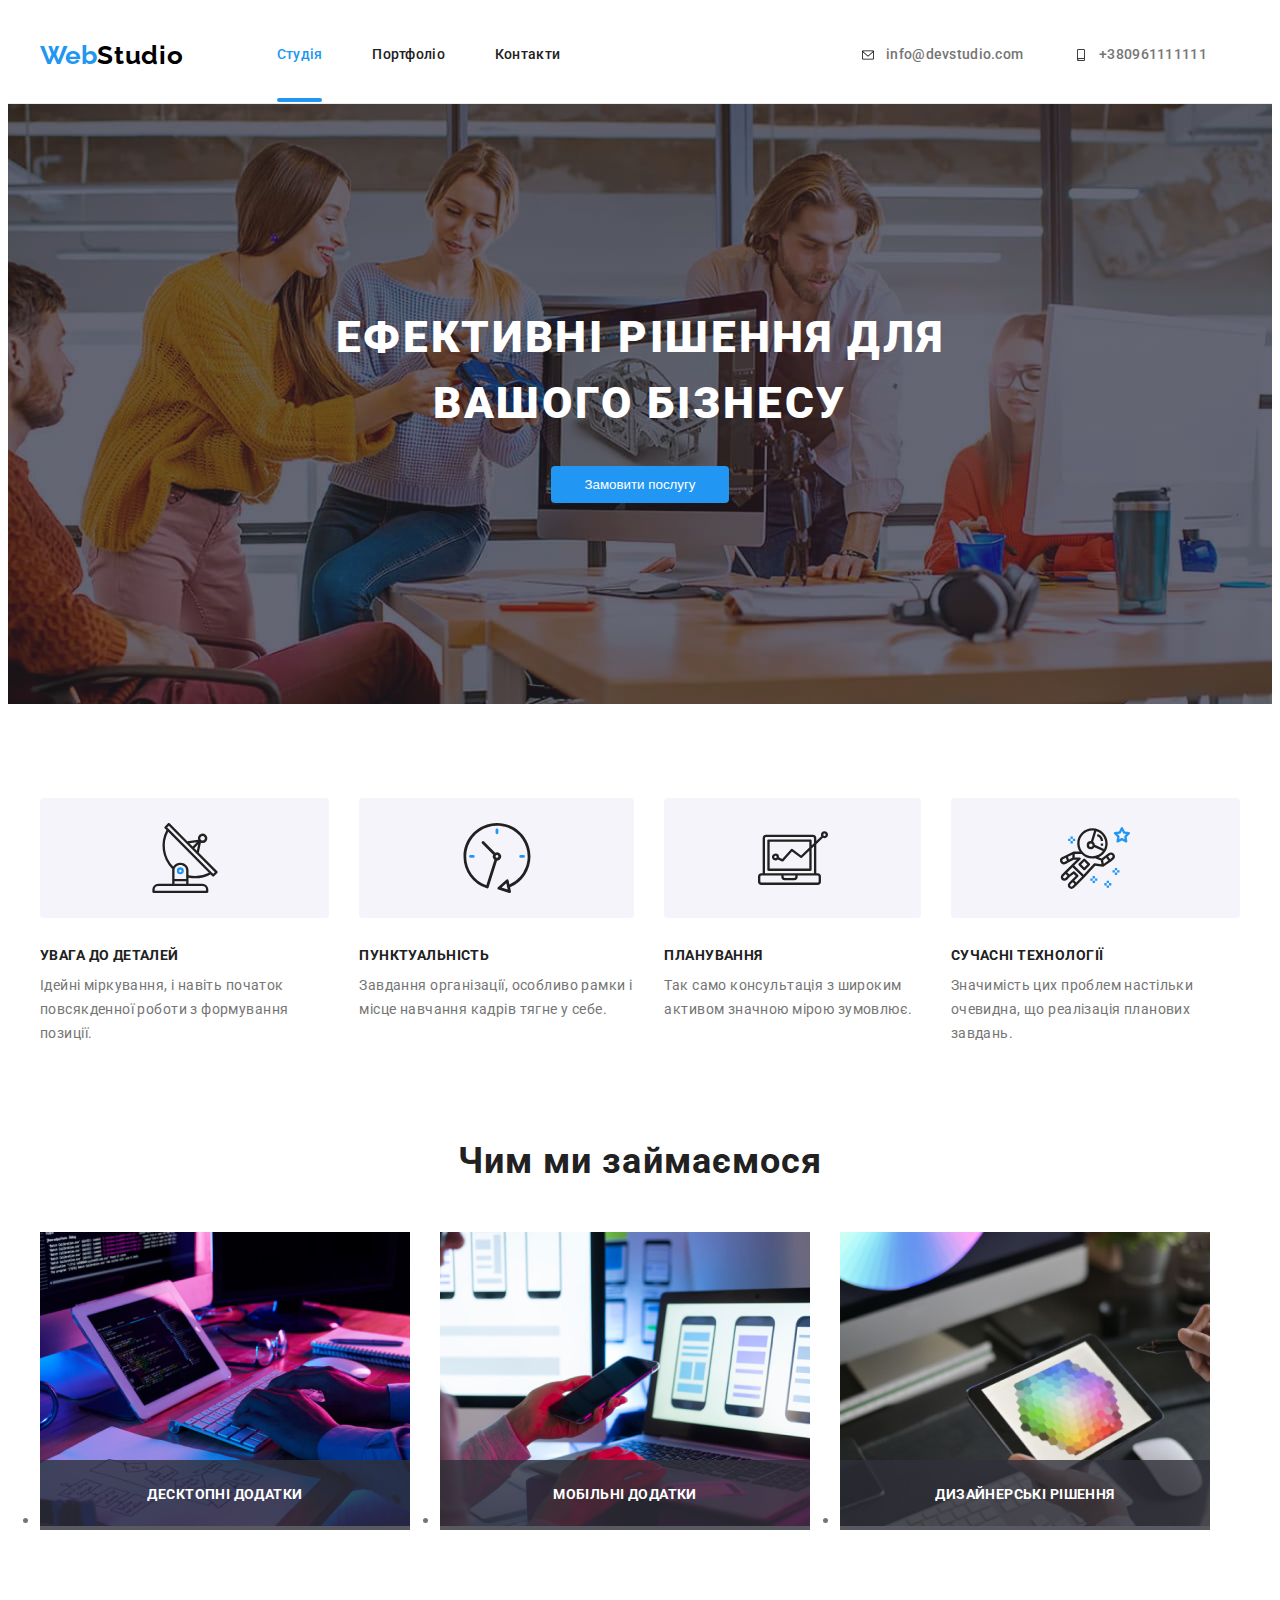
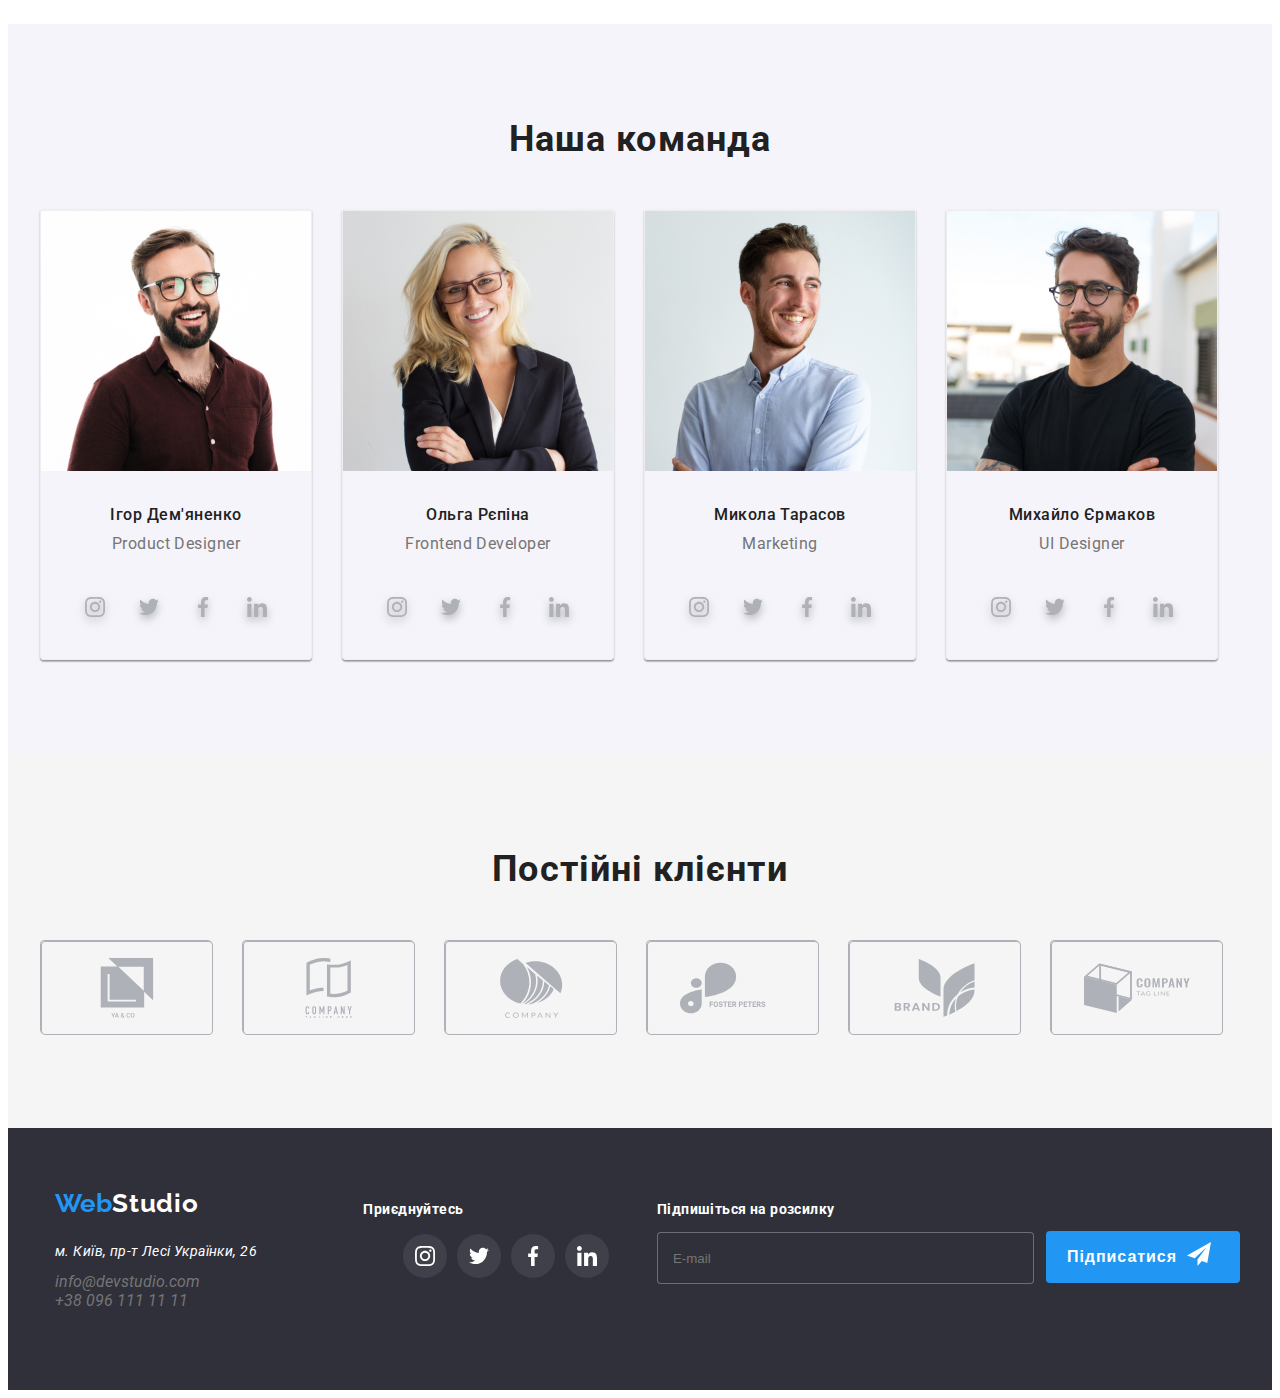
<file: index.html>
<!DOCTYPE html>
<html lang="uk">
<head>
    <meta charset="UTF-8">
    <meta http-equiv="X-UA-Compatible" content="IE=edge">
    <meta name="viewport" content="width=device-width, initial-scale=1.0">
    <title>Студія</title>
    <link rel="preconnect" href="https://fonts.googleapis.com">
<link rel="preconnect" href="https://fonts.gstatic.com" crossorigin>
<link href="https://fonts.googleapis.com/css2?family=Raleway:wght@700&family=Roboto:wght@400;500;700;900&display=swap" rel="stylesheet">

<link rel="stylesheet" href="https://cdnjs.cloudflare.com/ajax/libs/modern-normalize/1.1.0/modern-normalize.min.css" 
      integrity="sha512-wpPYUAdjBVSE4KJnH1VR1HeZfpl1ub8YT/NKx4PuQ5NmX2tKuGu6U/JRp5y+Y8XG2tV+wKQpNHVUX03MfMFn9Q==" crossorigin="anonymous" referrerpolicy="no-referrer" />
    <link rel="stylesheet" href="./css/main.min.css">

</head>
    <!--  -->
    
<body>
    <header class="page-header"> 
        <!-- шапка-->
        <div class="conteiner main">
        <nav class="main-nav">
            
            <a class="logo-link" href="">Web<span class="logo-header">Studio</span></a>

        <ul class="site-nav list">
           
            <li class="site-nav__item"><a class="link current" href= "./index.html">Студія</a> </li>
            <li class="site-nav__item"><a class="link" href="./portfolio.html" >Портфоліо</a> </li>
            <li class="site-nav__item"><a class="link" href="" >Контакти</a> </li>
        </ul>
        </nav>
        
        <div class="main-nav">
        <ul class="mail-phone list">
            <li class="mail-phone__item"><a class="link" href="">
                <svg class="mail-phone__icon-mail" width="16" height="12" > 
                    <use href="./imges/symbol-defs.svg#envelope-1"></use> 
                </svg>              
                info@devstudio.com
            </a>  </li>
            <li class="mail-phone__item"><a class="link" href="tel+380961111111">
                <svg class="mail-phone__icon-mail" width="16" height="12" > 
                    <use href="./imges/symbol-defs.svg#smartphone-1"></use> 
                </svg>              
                +380961111111</a> </li>
        </ul>
        
          </div>
        </div>
    </header>
    <main> 
        <!-- герой  (замовити послугу)-->
            <section class="hero" >
                <div class="conteiner-hero" >
                <h1 class="hero__title">Ефективні рішення для <br> вашого бізнесу</h1> 
                <button type="button" class="button" data-modal-open >Замовити послугу</button>
               <!-- <img src="./imges/Img 13hero .jpg" alt="герої" > -->
            </div>

            
              

            </section>

            

            
             <!--список переваг компанії -->
            <section class="section">
                <div class="conteiner">
                    <h2 class="section-title visually-hidden" >список переваг компанії </h2>
                    <ul class="preference list">
                       <li class="preference__items">
                           <h3 class="preference__title">УВАГА ДО ДЕТАЛЕЙ</h3>
                           <p class="preference__text">Ідейні міркування, і навіть початок повсякденної роботи з формування позиції.</p>
                       </li>
                       <li class="preference__items">
                           <h3 class="preference__title">ПУНКТУАЛЬНІСТЬ</h3>
                           <p class="preference__text">Завдання організації, особливо рамки і місце навчання кадрів тягне у себе.</p>
                       </li>
                       <li class="preference__items">
                           <h3 class="preference__title">ПЛАНУВАННЯ</h3>
                           <p class="preference__text">Так само консультація з широким активом значною мірою зумовлює.</p>
                       </li>
                       <li class="preference__items">
                           <h3 class="preference__title">СУЧАСНІ ТЕХНОЛОГІЇ</h3>
                           <p class="preference__text">Значимість цих проблем настільки очевидна, що реалізація планових завдань.</p>
                       </li>
                    </ul>
                </div>
                            
            </section>
            <section class="section"> 
                <!-- чим займаймося   what-doing -->
                <h2 class="section-title list">Чим ми займаємося</h2>
                <div class="conteiner">
                <ul class="list-imag" >
                    
                    <li class="list-imag__item"> 
                    <img src="./imges/img1.jpg" alt="набір тексту" width="370">
                    <p class="position" ><span class="text-centr">десктопні додатки</span></p> 
                    </li>
               
                    <li class="list-imag__item">
                    <img src="./imges/img2.jpg" alt="перегляд смартфону" width="370">
                    <p class="position" ><span class="text-centr">мобільні додатки</span></p>
                    </li>

                    <li class="list-imag__item"><img src="./imges/img3.jpg" alt="перегляд планшету" width="370">
                    <p class="position" ><span class="text-centr">дизайнерські рішення</span></p>
                    </li>
                </ul>
            </div>
            </section>

            <!-- наша каманда-->
            <section class="section-members">
                <div class="conteiner">
                <h2 class="section-title">Наша команда</h2>
                <ul class=" members list" >
                    <li class="members__item">
                        <img src="./fotos/foto1_igor.jpg" alt="Ігор Дем'яненко" width="270">
                        <h3 class="members__title">Ігор Дем'яненко</h3>
                        <p class="members__profetion-text" lang="en">Product Designer</p>
                    
                        <ul class="icon-members list">
                            <li class="item-member"><a class="member-link link " href="" >
                                <svg class="icon-member" width="20" height="20" > 
                                    <use href="./imges/symbol-defs.svg#instagram-2-1"></use> 
                                </svg> 
                            </a>                                              
                            </li>
                            
                            <li class="item-member"><a class="member-link link " href="">
                                <svg class="icon-member" width="20" height="20" > 
                                    <use href="./imges/symbol-defs.svg#twitter-1-1"></use> 
                                </svg> 
                            </a></li>
                            <li class="item-member"><a class="member-link link " href="">
                                <svg class="icon-member" width="20" height="20" > 
                                    <use href="./imges/symbol-defs.svg#facebook-1-1"></use> 
                                </svg> 
                            </a></li>
                            <li class="item-member"><a class="member-link link " href="">
                                <svg class="icon-member" width="20" height="20" > 
                                    <use href="./imges/symbol-defs.svg#linkedin-1-1"></use> 
                                </svg> 
                            </a></li>
                        </ul>
                    
                    </li>
                    <li class="members__item">
                        <img src="./fotos/foto2_olga.jpg" alt="Ольга Рєпіна" width="270">
                        <h3 class="members__title">Ольга Рєпіна</h3>                        
                        <p class="members__profetion-text" lang="en">Frontend Developer</p>

                        <ul class="icon-members list">
                            <li class="item-member"><a class="member-link link " href="" >
                                <svg class="icon-member" width="20" height="20" > 
                                    <use href="./imges/symbol-defs.svg#instagram-2-1"></use> 
                                </svg> 
                            </a>                                              
                            </li>
                            
                            <li class="item-member"><a class="member-link link " href="">
                                <svg class="icon-member" width="20" height="20" > 
                                    <use href="./imges/symbol-defs.svg#twitter-1-1"></use> 
                                </svg> 
                            </a></li>
                            <li class="item-member"><a class="member-link link " href="">
                                <svg class="icon-member" width="20" height="20" > 
                                    <use href="./imges/symbol-defs.svg#facebook-1-1"></use> 
                                </svg> 
                            </a></li>
                            <li class="item-member"><a class="member-link link " href="">
                                <svg class="icon-member" width="20" height="20" > 
                                    <use href="./imges/symbol-defs.svg#linkedin-1-1"></use> 
                                </svg> 
                            </a></li>
                        </ul>

                    </li>
                    <li class="members__item">
                        <img src="./fotos/foto3_mikola.jpg" alt="Микола Тарасов" width="270">
                       
                        <h3 class="members__title">Микола Тарасов</h3>
                        <p class="members__profetion-text" lang="en">Marketing</p>

                        <ul class="icon-members list">
                            <li class="item-member"><a class="member-link link " href="" >
                                <svg class="icon-member" width="20" height="20" > 
                                    <use href="./imges/symbol-defs.svg#instagram-2-1"></use> 
                                </svg> 
                            </a>                                              
                            </li>
                            
                            <li class="item-member"><a class="member-link link " href="">
                                <svg class="icon-member" width="20" height="20" > 
                                    <use href="./imges/symbol-defs.svg#twitter-1-1"></use> 
                                </svg> 
                            </a></li>
                            <li class="item-member"><a class="member-link link " href="">
                                <svg class="icon-member" width="20" height="20" > 
                                    <use href="./imges/symbol-defs.svg#facebook-1-1"></use> 
                                </svg> 
                            </a></li>
                            <li class="item-member"><a class="member-link link " href="">
                                <svg class="icon-member" width="20" height="20" > 
                                    <use href="./imges/symbol-defs.svg#linkedin-1-1"></use> 
                                </svg> 
                            </a></li>
                        </ul>

                    </li>
                    <li class="members__item">
                        <img src="./fotos/foto4_mihailo.jpg" alt="" width="270">
                        <h3 class="members__title">Михайло Єрмаков</h3>
                        <p class="members__profetion-text" lang="en">UI Designer</p>

                        <ul class="icon-members list">
                            <li class="item-member"><a class="member-link link " href="" >
                                <svg class="icon-member" width="20" height="20" > 
                                    <use href="./imges/symbol-defs.svg#instagram-2-1"></use> 
                                </svg> 
                            </a>                                              
                            </li>
                            
                            <li class="item-member"><a class="member-link link " href="">
                                <svg class="icon-member" width="20" height="20" > 
                                    <use href="./imges/symbol-defs.svg#twitter-1-1"></use> 
                                </svg> 
                            </a></li>
                            <li class="item-member"><a class="member-link link " href="">
                                <svg class="icon-member" width="20" height="20" > 
                                    <use href="./imges/symbol-defs.svg#facebook-1-1"></use> 
                                </svg> 
                            </a></li>
                            <li class="item-member"><a class="member-link link " href="">
                                <svg class="icon-member" width="20" height="20" > 
                                    <use href="./imges/symbol-defs.svg#linkedin-1-1"></use> 
                                </svg> 
                            </a></li>
                        </ul>

                    </li>
                </ul>
            </div>
            </section>
            <!-- Постійні клієнти -->
            <section class="section-clients">
                <div class="conteiner">
                <h2 class="section-title">Постійні клієнти</h2>
                <ul class="clients list" >
                    <li class="clients__item"><a class="client-link" href="">
                        <svg class="icon-client" width="106" height="60" > 
                            <use href="./imges/symbol-defs.svg#group-01"></use> 
                        </svg>    
                    </a></li>
                    <li class="clients__item"><a class="client-link"href="">
                        <svg class="icon-client" width="106" height="60" > 
                            <use href="./imges/symbol-defs.svg#group-1-1"></use> 
                        </svg>    
                    </a></li>
                    <li class="clients__item"><a class="client-link" href="">
                        <svg class="icon-client" width="106" height="60" > 
                            <use href="./imges/symbol-defs.svg#group-2-1"></use> 
                        </svg>    
                    </a></li>
                    <li class="clients__item"><a class="client-link" href="">
                        <svg class="icon-client" width="106" height="60" > 
                            <use href="./imges/symbol-defs.svg#group-3-1"></use> 
                        </svg>    
                    </a></li>
                    <li class="clients__item"><a class="client-link" href="">
                        <svg class="icon-client" width="106" height="60" > 
                            <use href="./imges/symbol-defs.svg#group-4-1"></use> 
                        </svg>    
                    </a></li>
                    <li class="clients__item"><a class="client-link" href="">
                        <svg class="icon-client" width="106" height="60" > 
                            <use href="./imges/symbol-defs.svg#group-5-1"></use> 
                        </svg>    
                    </a></li>
                </div>
            </section>

             </main>
             <!--футер-->
             <footer class="footer">
                <div class="conteiner footer-conteiner">
                <div class="conteiner">
                <a class="logo-link" href="">Web<span class="logo-footer">Studio</span></a>
                <address>
                    <ul class="address list">
                        <li class="street">м. Київ, пр-т Лесі Українки, 26</li>
                        <li class="mail-footer-link">info@devstudio.com</li>
                        <li class="tel-footer-link">+38 096 111 11 11</li>
                    </ul>
                </address>
            
                </div>
                <!-- Приєднатися -->
                    <div class="conteiner">
                <section class="addition">
                    <h3 class="add">Приєднуйтесь</h3>
                    <ul class="add__addition-list" >
                        <li class="add__addition-item list"><a href="">
                            <svg class="icon-add" width="20" height="20" > 
                                <use href="./imges/symbol-defs.svg#instagram-2-1"></use> 
                            </svg> 
                        </a></li>
                        <li class="add__addition-item list"><a href="">
                            <svg class="icon-add" width="20" height="20" > 
                                <use href="./imges/symbol-defs.svg#twitter-1-1"></use> 
                            </svg> 
                        </a></li>
                        <li class="add__addition-item list"><a href="">
                            <svg class="icon-add" width="20" height="20" > 
                                <use href="./imges/symbol-defs.svg#facebook-1-1"></use> 
                            </svg> 
                        </a></li>
                        <li class="add__addition-item list"><a href="">
                            <svg class="icon-add" width="20" height="20" > 
                                <use href="./imges/symbol-defs.svg#linkedin-1-1"></use> 
                            </svg> 
                        </a></li>
                    </ul>
                </section>
            
               
        </div>
         <!-- підпишіться на розсилку  -->
        <div class="sing">
            <div>
            <h3 class="add sing">Підпишіться на розсилку</h3>
            <input type="email" class="input-sing" placeholder="E-mail">
        </div>
            <button type="button" class="button to-sing">Підписатися
                <svg class="icon-send" width="24" height="24" > 
                    <use href="./imges/symbol-defs.svg#icon-send-1"></use> 
                </svg> 
            </button>
            
        </div>
   
   
    </div>
             </footer>
               <!-- модальне вікно -->
               
               <div class="modal-backdrop is-hidden" data-modal>
                <div class="modal">
                  <div class="close-sign" data-modal-close>
                    
                    <svg class="close" width="30" height="30" > 
                   
                    <use href="./imges/symbol-defs.svg#close-1"></use> 
                </svg>
            
             </div>
                <form name="form-bay" class="modal-forma">
                    <p class="title-modal">Залиште свої дані, ми вам передзвонимо</p>
                    
                    <label class="label-modal" for="user-name"  >імя
                    <input type="text" name="user-name" id="user-name" class="modal-input">
                        <svg class="icon-modal" width="18" height="18" > 
                            <use href="./imges/symbol-defs.svg#person-black-18dp-1-1"></use> 
                        </svg>
                    </label>

                    <label  class="label-modal" for="user-tel" >телефон
                    <input type="tel" name="user-tel" id="user-tel" class="modal-input">
                         <svg class="icon-modal" width="18" height="18" > 
                             <use href="./imges/symbol-defs.svg#phone-black-18dp-1-1"></use> 
                         </svg>
                    </label>

                    <label  class="label-modal" for="user-email" >пошта
                    <input type="email" name="user-email" id="user-email" class="modal-input">
                          <svg class="icon-modal" width="18" height="18" > 
                                  <use href="./imges/symbol-defs.svg#email-black-18dp-1-1"></use> 
                         </svg>
                    </label>
                   
                    <label class="user-coment"> коментар
                     <textarea name="coments" rows="7" class="user-coment-area" 
                     placeholder="Введіть текст"></textarea>
                    </label>


                         <div class="check-input"   >        
                        <input id="agree"
                         type="checkbox"
                         name="agree" value="agree"  class="visually-hidden" />
                                           
                        <label for="agree" class="user-agree"> Погоджуюся з розсилкою та приймаю 
                            <a href="" class="conditions">Умови договору</a> 
                          </label>
                    </div> 

                    <button type="submit" class="button send" >Відправити</button> 
                </form>


                </div>
              </div>
              <script src="./js/modal.js"></script>    

            
</body>
</html>
</file>
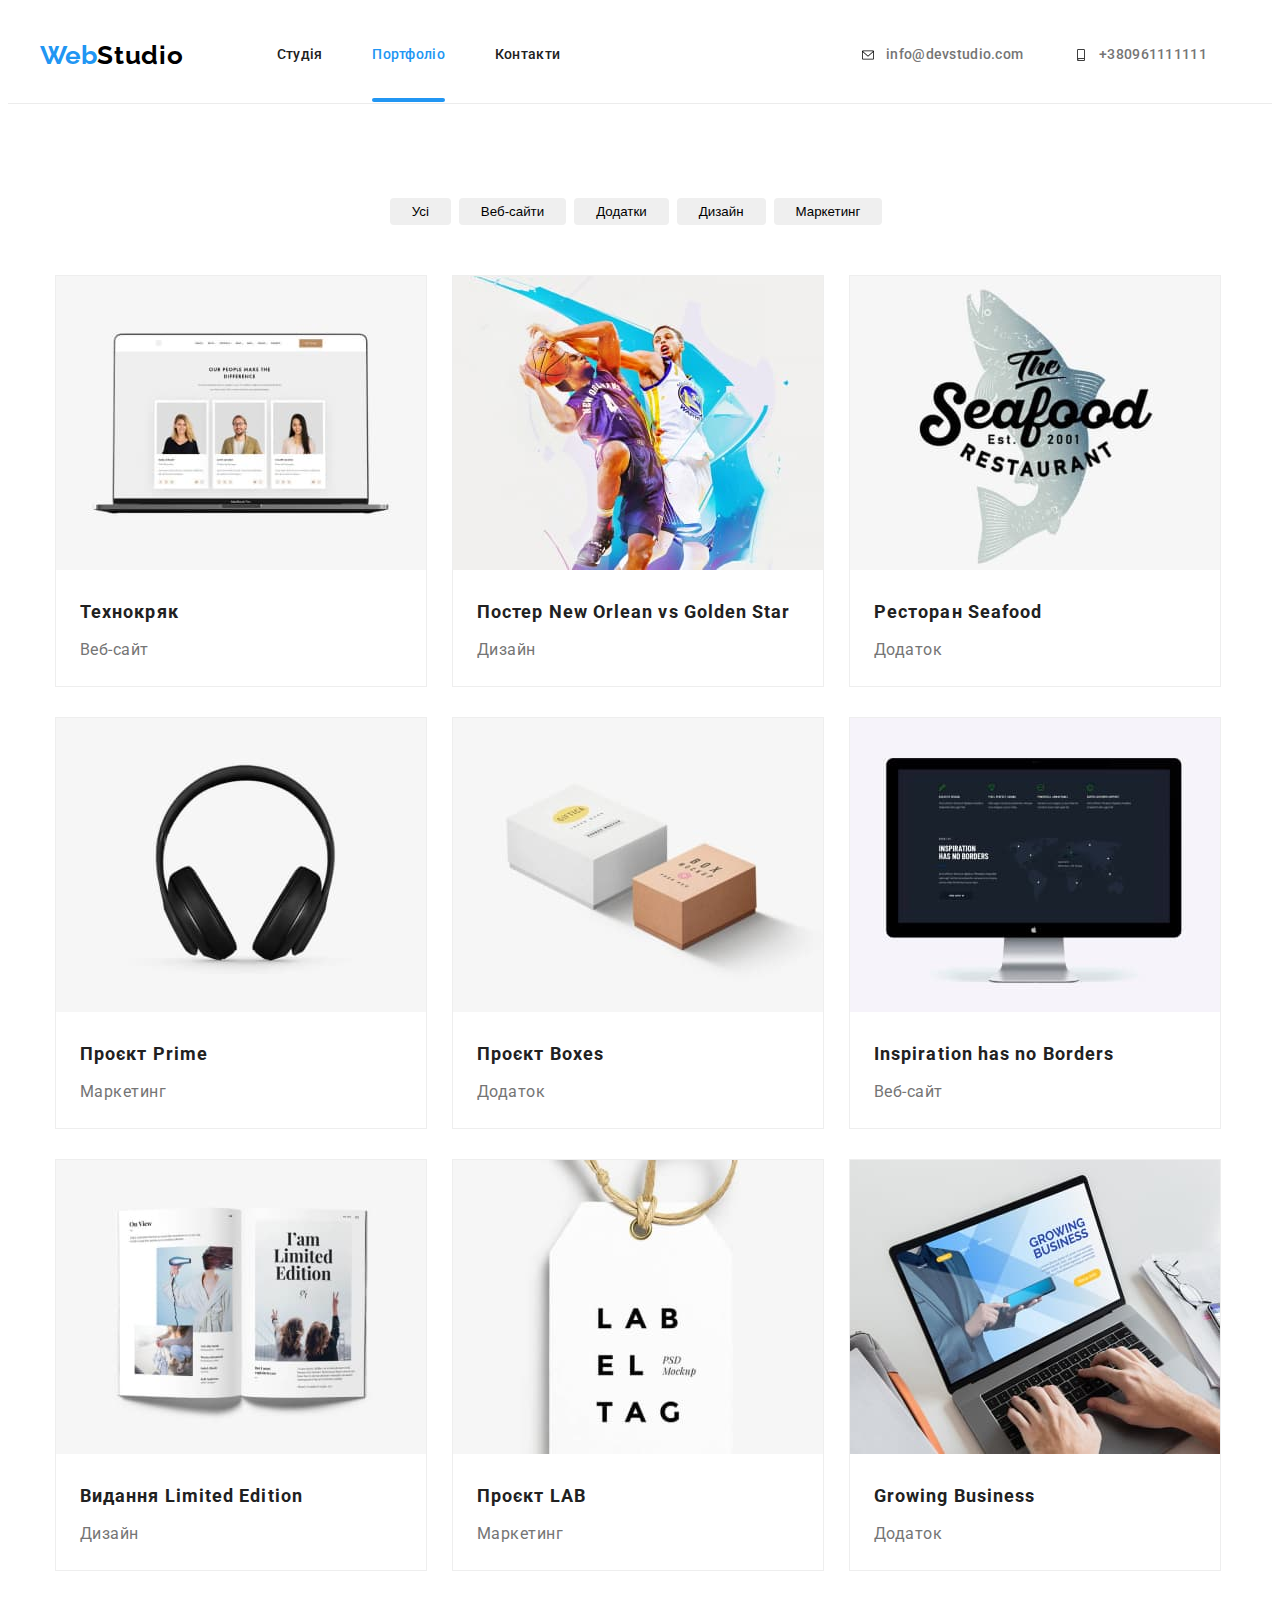
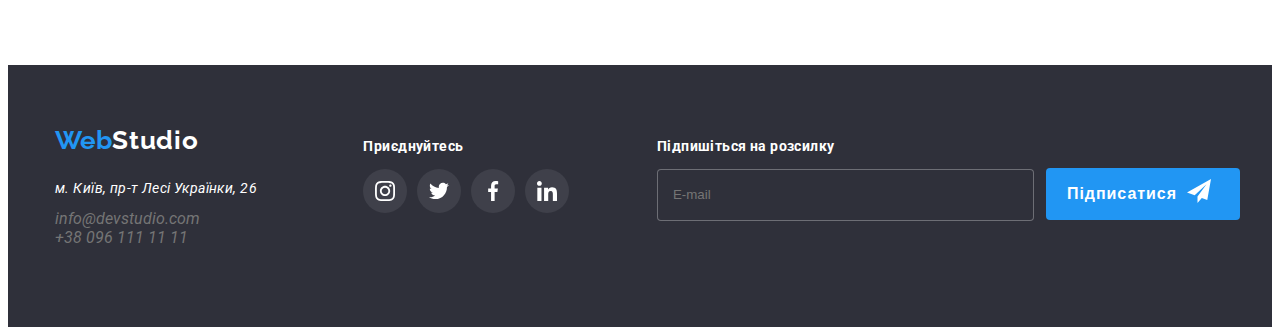
<file: portfolio.html>
<!DOCTYPE html>
<html lang="en">
<head>
    <meta charset="UTF-8">
    <meta http-equiv="X-UA-Compatible" content="IE=edge">
    <meta name="viewport" content="width=device-width, initial-scale=1.0">
    <title>Портфоліо</title>
    <link rel="preconnect" href="https://fonts.googleapis.com">
<link rel="preconnect" href="https://fonts.gstatic.com" crossorigin>
<link href="https://fonts.googleapis.com/css2?family=Raleway:wght@700&family=Roboto:wght@400;500;700;900&display=swap" rel="stylesheet">

<link rel="stylesheet" href="https://cdnjs.cloudflare.com/ajax/libs/modern-normalize/1.1.0/modern-normalize.min.css" 
      integrity="sha512-wpPYUAdjBVSE4KJnH1VR1HeZfpl1ub8YT/NKx4PuQ5NmX2tKuGu6U/JRp5y+Y8XG2tV+wKQpNHVUX03MfMFn9Q==" crossorigin="anonymous" referrerpolicy="no-referrer" />
    <link rel="stylesheet" href="./css/main.min.css" class="">
<body>
    <header class=" page-header "> 
                    <!-- шапка-->
            <div class="conteiner main">
            <nav class="main-nav">
                
                <a class="logo-link" href="">Web<span class="logo-header">Studio</span></a>
    
            <ul class="site-nav list">
               
                <li class="site-nav__item"><a class="link" href= "./index.html">Студія</a> </li>
                <li class="site-nav__item"><a class="link current" href="./portfolio.html" >Портфоліо</a> </li>
                <li class="site-nav__item"><a class="link" href="" >Контакти</a> </li>
            </ul>
            </nav>
            
            <div class="main-nav">
            <ul class="mail-phone list">
                <li class="mail-phone__item"><a class="link" href="">
                    <svg class="mail-phone__icon-mail" width="16" height="12" > 
                        <use href="./imges/symbol-defs.svg#envelope-1"></use> 
                    </svg>              
                    info@devstudio.com
                </a>  </li>
                <li class="mail-phone__item"><a class="link" href="tel+380961111111">
                    <svg class="mail-phone__icon-mail" width="16" height="12" > 
                        <use href="./imges/symbol-defs.svg#smartphone-1"></use> 
                    </svg>              
                    +380961111111</a> </li>
            </ul>
            
              </div>
            </div>
        </header>
    <!--головна секція -->
    <main>
        <section class="section">
            <div class="conteiner">
            <h1  class="section-title visually-hidden">елементи портфоліо</h1>
            <!-- <div  class="conteiner-button" > -->
            <ul class="button__portfolio list">
                <li class="list">
                      <button type="button" class="link__button">Усі</button>
                </li>
                <li class="list">
                    <button type="button" class="link__button">Веб-сайти</button>
                </li>
                <li class="list">
                    <button type="button" class="link__button">Додатки</button>
                </li>
                <li class="list">
                  <button type="button" class="link__button">Дизайн</button>
                </li>
                <li class="list">
                    <button type="button" class="link__button">Маркетинг</button>
                </li>
              
            </ul>
            <!-- </div> -->
            <div class="conteiner">
            <ul class="portfolio-img list">
                <li class="portfolio-img__link-img">
                 <div class="img-wraper">
                    <a class="cards-link" href="">
                     <img src="./imges/img4.jpg" alt="Технокряк" width="370">
                    </a>   
                    <div class="text-discription">
                        Ресурс пропонує комплексні пропозиції з різним рівнем функціоналу та сервісів. 
                        Все це дозволить відвідувачу отримати вичерпні відомості про компанію чи приватну особу.
                    </div>
                </div>
                <h3 class="title">Технокряк</h3>
                <p class="text">Веб-сайт</p>
                    

                </li>
                <li  class="portfolio-img__link-img">
                    <div class="img-wraper">
                    <a class="cards-link" href="">
                    <img src="./imges/img5.jpg" alt="Постер New Orlean vs Golden Star" width="370">
                     </a>
                     <div class="text-discription">
                        Ресурс пропонує комплексні пропозиції з різним рівнем функціоналу та сервісів. 
                        Все це дозволить відвідувачу отримати вичерпні відомості про компанію чи приватну особу.
                    </div>

                </div>
                    <h3 class="title">Постер New Orlean vs Golden Star</h3>
                    <p class="text">Дизайн</p>
                
                </li >
                <li  class="portfolio-img__link-img">
                    <div class="img-wraper">
                    <a class="cards-link" href="">
                    <img src="./imges/img6.jpg" alt="Ресторан Seafood" width="370">
                    </a>
                    <div class="text-discription">
                        Ресурс пропонує комплексні пропозиції з різним рівнем функціоналу та сервісів. 
                        Все це дозволить відвідувачу отримати вичерпні відомості про компанію чи приватну особу.
                    </div>
                </div>
                    <h3 class="title">Ресторан Seafood</h3>
                    <p class="text">Додаток</p>
                
                </li>
                <li class="portfolio-img__link-img">
                    <div class="img-wraper">
                    <a class="cards-link" href="">
                    <img src="./imges/img7.jpg" alt="Проєкт Prime" width="370">
                    </a>
                    <div class="text-discription">
                        Ресурс пропонує комплексні пропозиції з різним рівнем функціоналу та сервісів. 
                        Все це дозволить відвідувачу отримати вичерпні відомості про компанію чи приватну особу.
                    </div>
                </div>
                    <h3 class="title">Проєкт Prime</h3>
                    <p class="text">Маркетинг</p>
                
                </li>
                <li  class="portfolio-img__link-img">
                    <div class="img-wraper">
                    <a class="cards-link" href="">
                    <img src="./imges/img8.jpg" alt="Проєкт Boxes" width="370">
                    </a>
                    <div class="text-discription">
                        Ресурс пропонує комплексні пропозиції з різним рівнем функціоналу та сервісів. 
                        Все це дозволить відвідувачу отримати вичерпні відомості про компанію чи приватну особу.
                    </div>
                </div>                    
                    <h3 class="title">Проєкт Boxes</h3>
                    <p class="text">Додаток</p>
                
                </li>
                <li  class="portfolio-img__link-img">
                    <div class="img-wraper">
                    <a class="cards-link" href="">
                    <img src="./imges/img9.jpg" alt="Inspiration has no Borders" width="370">
                    </a>
                    <div class="text-discription">
                        Ресурс пропонує комплексні пропозиції з різним рівнем функціоналу та сервісів. 
                        Все це дозволить відвідувачу отримати вичерпні відомості про компанію чи приватну особу.
                    </div>
                </div>      
                    <h3 class="title">Inspiration has no Borders</h3>
                    <p class="text">Веб-сайт</p>
                
                </li>
                <li  class="portfolio-img__link-img">
                    <div class="img-wraper">
                    <a class="cards-link" href="">
                    <img src="./imges/img10.jpg" alt="Видання Limited Edition" width="370">
                     </a>
                     <div class="text-discription">
                        Ресурс пропонує комплексні пропозиції з різним рівнем функціоналу та сервісів. 
                        Все це дозволить відвідувачу отримати вичерпні відомості про компанію чи приватну особу.
                    </div>
                </div>      
                    <h3 class="title">Видання Limited Edition</h3>
                    <p class="text">Дизайн</p>
                
                </li>
                <li  class="portfolio-img__link-img">
                    <div class="img-wraper">
                    <a class="cards-link" href="">
                    <img src="./imges/img11.jpg" alt="Проєкт LAB" width="370">
                    </a>
                    <div class="text-discription">
                        Ресурс пропонує комплексні пропозиції з різним рівнем функціоналу та сервісів. 
                        Все це дозволить відвідувачу отримати вичерпні відомості про компанію чи приватну особу.
                    </div>
                </div>      
                    <h3 class="title">Проєкт LAB</h3>
                    <p class="text">Маркетинг</p>
                
                </li>
                <li  class="portfolio-img__link-img">
                    <div class="img-wraper">
                    <a class="cards-link" href="">
                    <img src="./imges/img12.jpg" alt="Growing Business" width="370">
                    </a>
                    <div class="text-discription">
                        Ресурс пропонує комплексні пропозиції з різним рівнем функціоналу та сервісів. 
                        Все це дозволить відвідувачу отримати вичерпні відомості про компанію чи приватну особу.
                    </div>
                </div>                         
                    <h3 class="title">Growing Business</h3>
                    <p class="text">Додаток</p>
               
                </li>
            </ul>
            </div>
        </div>
        </section>
    </main>
      <!--футер-->
      <footer class="footer">
        <div class="conteiner footer-conteiner">
        <div class="conteiner">
        <a class="logo-link" href="">Web<span class="logo-footer">Studio</span></a>
        <address>
            <ul class="address list">
                <li class="street">м. Київ, пр-т Лесі Українки, 26</li>
                <li class="mail-footer-link">info@devstudio.com</li>
                <li class="tel-footer-link">+38 096 111 11 11</li>
            </ul>
        </address>
    
        </div>
        <!-- Приєднатися -->
            <div class="conteiner">
        <section class="addition">
            <h3 class="add">Приєднуйтесь</h3>
            <lu class="add__addition-list" >
                <li class="add__addition-item list"><a href="">
                    <svg class="icon-add" width="20" height="20" > 
                        <use href="./imges/symbol-defs.svg#instagram-2-1"></use> 
                    </svg> 
                </a></li>
                <li class="add__addition-item list"><a href="">
                    <svg class="icon-add" width="20" height="20" > 
                        <use href="./imges/symbol-defs.svg#twitter-1-1"></use> 
                    </svg> 
                </a></li>
                <li class="add__addition-item list"><a href="">
                    <svg class="icon-add" width="20" height="20" > 
                        <use href="./imges/symbol-defs.svg#facebook-1-1"></use> 
                    </svg> 
                </a></li>
                <li class="add__addition-item list"><a href="">
                    <svg class="icon-add" width="20" height="20" > 
                        <use href="./imges/symbol-defs.svg#linkedin-1-1"></use> 
                    </svg> 
                </a></li>
            </lu>
        </section>
    </div>
    <div class="sing">
        <div>
        <h3 class="add sing">Підпишіться на розсилку</h3>
        <input type="email" class="input-sing" placeholder="E-mail">
    </div>
        <button type="button" class="button to-sing">Підписатися
            <svg class="icon-send" width="24" height="24" > 
                <use href="./imges/symbol-defs.svg#icon-send-1"></use> 
            </svg> 
        </button>
    
</div>
</div>
     </footer>
    
        
</body>
</html>
</file>
<file: css/main.min.css>
body{font-family:"Roboto",sans-serif;font-style:normal;font-weight:400;background-color:#fff;color:#757575}.list{padding:0;margin:0;list-style:none}.item{list-style:none}.link{text-decoration:none}.a{text-decoration:none}.page-header{padding-left:15px;padding-right:15px;padding-top:32px;padding-bottom:32px;border-bottom:1px solid #ececec}.logo-link{font-family:"Raleway";font-weight:700;font-size:26px;text-decoration:none;color:#2196f3}.logo-header{font-family:"Raleway";font-weight:700;font-size:26px;line-height:1.19;letter-spacing:.03em;color:#000}.logo-link:hover,.logo-link:focus{color:#2196f3}.conteiner{margin-left:auto;margin-right:auto;width:1200px;padding-left:15px;padding-right:15px}.main{display:-webkit-box;display:-ms-flexbox;display:flex}.main-nav{display:-webkit-box;display:-ms-flexbox;display:flex;-webkit-box-align:center;-ms-flex-align:center;align-items:center}.site-nav{display:-webkit-box;display:-ms-flexbox;display:flex;margin-left:93px}.site-nav .site-nav__item:not(:last-child){margin-right:50px}.site-nav .site-nav__item{font-weight:500;font-size:14px;line-height:1.14;letter-spacing:.02em;color:#212121}.site-nav .link.current{color:#2196f3}.site-nav .link{font-weight:500;font-size:14px;line-height:1.14;letter-spacing:.02em;color:#212121;-webkit-transition:color 250ms cubic-bezier(0.4, 0, 0.2, 1);transition:color 250ms cubic-bezier(0.4, 0, 0.2, 1)}.site-nav .link:hover,.site-nav .link:focus{color:#2196f3}.site-nav__item{position:relative}.link.current::after{position:absolute;content:"";bottom:-39px;left:0px;width:100%;height:4px;border-radius:2px;background-color:#2196f3}.mail-phone .link{font-weight:500;font-size:14px;line-height:1.14;letter-spacing:.02em;color:var(--primery-text-color);-webkit-transition:color 250ms cubic-bezier(0.4, 0, 0.2, 1);transition:color 250ms cubic-bezier(0.4, 0, 0.2, 1)}.mail-phone{display:-webkit-box;display:-ms-flexbox;display:flex;margin-left:300px}.mail-phone .mail-phone__item:not(:last-child){margin-right:50px;color:#757575}.mail-phone .link:hover,.mail-phone .link:focus{color:#2196f3}.mail-phone .link{display:-webkit-box;display:-ms-flexbox;display:flex;-webkit-box-pack:center;-ms-flex-pack:center;justify-content:center;-webkit-box-align:center;-ms-flex-align:center;align-items:center}.mail-phone .link:hover .mail-phone__icon-mail{fill:#2196f3}.mail-phone__icon-mail{margin-right:10px;-webkit-transition:fill 250ms cubic-bezier(0.4, 0, 0.2, 1);transition:fill 250ms cubic-bezier(0.4, 0, 0.2, 1)}.link{border:none;border-radius:4px;text-align:center}.button{display:inline-block;border:1px solid rgba(0,0,0,0);min-width:130px;text-align:center;padding:10px 32px;border-radius:4px;cursor:pointer;color:#fff;background-color:#2196f3;margin-bottom:200px}.visually-hidden{position:absolute;white-space:nowrap;width:1px;height:1px;overflow:hidden;border:0;padding:0;clip:rect(0 0 0 0);-webkit-clip-path:inset(50%);clip-path:inset(50%);margin:-1px}.conteiner-hero{max-width:1600px;height:600px;margin-left:auto;margin-right:auto;background-image:-webkit-gradient(linear, left top, right top, from(rgba(47, 48, 58, 0.4)), to(rgba(47, 48, 58, 0.4))),url(../imges/Img\ 13hero\ .jpg);background-image:linear-gradient(to right, rgba(47, 48, 58, 0.4), rgba(47, 48, 58, 0.4)),url(../imges/Img\ 13hero\ .jpg);background-repeat:no-repeat;background-position:center;background-size:cover}.hero{margin-bottom:94px;text-align:center;background-color:#2f303a}.hero__title{padding-top:200px;margin-top:0;margin-bottom:30px;font-weight:900;font-size:44px;line-height:1.5;text-align:center;letter-spacing:.06em;text-transform:uppercase;color:#fff}.section{margin-bottom:94px}.section-title{font-weight:700;font-size:14px;line-height:1.14;letter-spacing:.03em;color:#212121}.preference{display:-webkit-box;display:-ms-flexbox;display:flex}.preference .preference__items+.preference__items{margin-left:30px}.preference .preference__title{margin-top:0px;margin-bottom:10px;font-weight:700;font-size:14px;line-height:1.14;letter-spacing:.03em;color:#212121}.preference .preference__text{margin-top:0px;margin-bottom:0px;font-size:14px;line-height:1.71;letter-spacing:.03em;color:#757575}.preference .preference__items::before{display:block;content:"";height:120px;background:#f5f4fa;border-radius:4px;background-size:none;background-repeat:no-repeat;background-position:center;margin-bottom:30px}.preference .preference__items:nth-child(4)::before{background-image:url(../imges/icons.svg/astronaut\ 4\ \(1\).svg)}.preference .preference__items:nth-child(3)::before{background-image:url(../imges/icons.svg/Vector3\ \(1\).svg)}.preference .preference__items:nth-child(2)::before{background-image:url(../imges/icons.svg/clock\ 2\ \(1\).svg)}.preference .preference__items:nth-child(1)::before{background-image:url(../imges/icons.svg/antenna\ 1\ \(1\).svg)}.list-imag__item{position:relative}.position{position:absolute;width:100%;height:70px;bottom:0;left:0px;margin:0;background:rgba(47,48,58,.8)}.text-centr{position:absolute;top:50%;left:50%;-webkit-transform:translate(-50%, -50%);transform:translate(-50%, -50%);font-weight:700;font-size:14px;line-height:1.14px;letter-spacing:.03em;text-transform:uppercase;color:#fff}.list-imag{display:-webkit-box;display:-ms-flexbox;display:flex;padding:0px}.list-imag .list-imag__item+.list-imag__item{margin-left:30px}.section-title{font-weight:700;font-size:36px;line-height:1.17;text-align:center;letter-spacing:.03em;margin-top:0px;margin-bottom:50px;color:#212121}.members{display:-webkit-box;display:-ms-flexbox;display:flex}.members .members__item{-webkit-box-shadow:0px 1px 3px rgba(0,0,0,.12),0px 1px 1px rgba(0,0,0,.14),0px 2px 1px rgba(0,0,0,.2);box-shadow:0px 1px 3px rgba(0,0,0,.12),0px 1px 1px rgba(0,0,0,.14),0px 2px 1px rgba(0,0,0,.2);border-radius:0px 0px 4px 4px;border:1px solid #eee}.members .members__item+.members__item{margin-left:30px}.members .members__title{margin-top:30px;margin-bottom:10px;font-weight:500;font-size:16px;line-height:1.19;text-align:center;letter-spacing:.03em;color:#212121}.members .members__profetion-text{margin-top:0px;margin-bottom:30px;font-size:16px;line-height:1.19;text-align:center;letter-spacing:.03em;color:#757575;border-bottom:2px solid #f5f4fa}.members .s{display:-webkit-box;display:-ms-flexbox;display:flex;-webkit-box-pack:center;-ms-flex-pack:center;justify-content:center;-webkit-box-align:center;-ms-flex-align:center;align-items:center}.members .item-member{width:44px;height:44px;margin-right:10px;margin-bottom:30px}.members .item-member:last-child{margin-right:0px}.members .icon-members{display:-webkit-box;display:-ms-flexbox;display:flex;-webkit-box-pack:center;-ms-flex-pack:center;justify-content:center;-webkit-box-align:center;-ms-flex-align:center;align-items:center}.item-member .icon-member{fill:#afb1b8;-webkit-transition:fill 250ms cubic-bezier(0.4, 0, 0.2, 1);transition:fill 250ms cubic-bezier(0.4, 0, 0.2, 1)}.item-member .icon-member:hover,.item-member .icon-member:focus{fill:#fff}.item-member .member-link{width:100%;height:100%;display:-webkit-box;display:-ms-flexbox;display:flex;-webkit-box-align:center;-ms-flex-align:center;align-items:center;-webkit-box-pack:center;-ms-flex-pack:center;justify-content:center;border-radius:50%;-webkit-filter:drop-shadow(0px 4px 4px rgba(0, 0, 0, 0.25));filter:drop-shadow(0px 4px 4px rgba(0, 0, 0, 0.25));-webkit-transition:background-color 250ms cubic-bezier(0.4, 0, 0.2, 1);transition:background-color 250ms cubic-bezier(0.4, 0, 0.2, 1)}.item-member .member-link:hover{background-color:#2196f3;-webkit-filter:drop-shadow(0px 4px 4px rgba(0, 0, 0, 0.25)) drop-shadow(0px 4px 4px rgba(0, 0, 0, 0.25)) drop-shadow(0px 4px 4px rgba(0, 0, 0, 0.25));filter:drop-shadow(0px 4px 4px rgba(0, 0, 0, 0.25)) drop-shadow(0px 4px 4px rgba(0, 0, 0, 0.25)) drop-shadow(0px 4px 4px rgba(0, 0, 0, 0.25))}.section-members{padding-top:94px;padding-bottom:94px;background-color:#f5f4fa}.clients{display:-webkit-box;display:-ms-flexbox;display:flex;justify-items:center;-webkit-box-align:center;-ms-flex-align:center;align-items:center}.clients .clients__item{width:170px;height:92px;background-color:#f5f5f5;margin-right:30px;border:1px solid #afb1b8;border-radius:4px}.clients .clients__item:last-child{margin-right:0px}.clients__item .client-link{width:100%;height:100%;display:-webkit-box;display:-ms-flexbox;display:flex;background-color:#f5f5f5;border:1px solid #afb1b8;border-radius:4px;-webkit-transition:border 250ms cubic-bezier(0.4, 0, 0.2, 1);transition:border 250ms cubic-bezier(0.4, 0, 0.2, 1)}.clients__item .icon-client{display:-webkit-box;display:-ms-flexbox;display:flex;-webkit-box-pack:center;-ms-flex-pack:center;justify-content:center;-webkit-box-align:center;-ms-flex-align:center;align-items:center;margin:16px 32px;fill:#afb1b8;-webkit-transition:fill 250ms cubic-bezier(0.4, 0, 0.2, 1);transition:fill 250ms cubic-bezier(0.4, 0, 0.2, 1)}.clients__item .client-link:hover{border:1px solid #2196f3;cursor:pointer}.clients__item .client-link:hover .icon-client{fill:#2196f3}.section-clients{padding-top:94px;padding-bottom:94px;background-color:#f5f5f5}.footer{padding-top:60px;padding-bottom:60px;background-color:#2f303a}.logo-footer{margin-bottom:20px;font-family:"Raleway";font-weight:700;font-size:26px;line-height:1.19;letter-spacing:.03em;color:#fff}.street{margin-top:20px;margin-bottom:9px;font-size:14px;line-height:24px;letter-spacing:.03em;color:#fff}.address .link:hover,.address .link:focus{color:#2196f3}.mail-footer .link{margin-bottom:9px;font-size:14px;line-height:1.71;letter-spacing:.03em}.tel-footer .link{font-size:14px;line-height:1.71;letter-spacing:.03em;color:rgba(255,255,255,.6)}.footer-conteiner{display:-webkit-box;display:-ms-flexbox;display:flex}.add{font-weight:700;font-size:14px;line-height:1.14;letter-spacing:.03em;color:#fff}.add__addition-list{display:-webkit-box;display:-ms-flexbox;display:flex}.add__addition-list .icon-add{display:-webkit-box;display:-ms-flexbox;display:flex;-webkit-box-pack:center;-ms-flex-pack:center;justify-content:center;-webkit-box-align:center;-ms-flex-align:center;align-items:center;margin:12px;fill:#fff}.add__addition-item{width:44px;height:44px;margin-right:10px;border-radius:50%;background-color:#3f404a;-webkit-transition:background-color 250ms cubic-bezier(0.4, 0, 0.2, 1);transition:background-color 250ms cubic-bezier(0.4, 0, 0.2, 1)}.add__addition-item:hover{background-color:#2196f3}.sing{display:-webkit-box;display:-ms-flexbox;display:flex}.input-sing{width:360px;height:50px;background-color:#2f303a;border:1px solid rgba(255,255,255,.3);border-radius:4px;padding:0;padding-left:15px;outline-style:none}.to-sing{position:relative;display:inline-block;margin-top:43px;margin-left:12px;margin-bottom:47px;padding-left:20px;padding-right:62px;font-weight:700;font-size:16px;line-height:1.87;letter-spacing:.06em;color:#fff}.icon-send{position:absolute;margin-left:10px}.cards-link{text-decoration:none}.portfolio-img__link-img:hover,.portfolio-img__link-img:focus{background:#fff;border:1px solid #eee;-webkit-box-shadow:0px 1px 1px rgba(0,0,0,.12),0px 4px 4px rgba(0,0,0,.06),1px 4px 6px rgba(0,0,0,.16);box-shadow:0px 1px 1px rgba(0,0,0,.12),0px 4px 4px rgba(0,0,0,.06),1px 4px 6px rgba(0,0,0,.16)}.button__portfolio{display:-webkit-box;display:-ms-flexbox;display:flex;-webkit-box-pack:center;-ms-flex-pack:center;justify-content:center;text-align:center;padding-bottom:50px}.button__portfolio .list{text-align:center;border-radius:4px;margin-right:8px}.button__portfolio .link__button:hover,.button__portfolio .link__button:focus{cursor:pointer;color:#fff;background-color:#2196f3}.link__button{padding:6px 22px;outline-style:none;border-radius:4px;border:rgba(0,0,0,0)}.portfolio-img{display:-webkit-box;display:-ms-flexbox;display:flex;-ms-flex-wrap:wrap;flex-wrap:wrap}.portfolio-img .portfolio-img__link-img{display:block;margin-right:25px;margin-bottom:30px;border:1px solid #eee}.portfolio-img .portfolio-img__link-img:nth-child(3n){margin-right:0px}.portfolio-img .portfolio-img__link-img:nth-last-child(-n+3){margin-bottom:0px}.portfolio-img .title{margin-top:20px;padding-left:24px;padding-right:24px;margin-bottom:4px;font-weight:700;font-size:18px;line-height:2;letter-spacing:.06em;color:#212121}.portfolio-img .text{margin-top:0px;margin-left:24px;margin-right:24px;margin-bottom:20px;font-size:16px;line-height:2;letter-spacing:.03em;color:#757575}.section{margin-top:94px;margin-bottom:94px}.portfolio-img__link-img .img-wraper{display:block;position:relative;overflow:hidden}.text-discription{position:absolute;background-color:rgba(33,150,243,.9);bottom:0;top:0;left:0;right:0;font-weight:400;font-size:18px;line-height:1.56;letter-spacing:.03em;color:#fff;padding:63px 24px;display:-webkit-box;display:-ms-flexbox;display:flex;-webkit-box-pack:center;-ms-flex-pack:center;justify-content:center;-webkit-box-align:center;-ms-flex-align:center;align-items:center;-webkit-transform:translateY(100%);transform:translateY(100%);-webkit-transition:-webkit-transform 250ms linear;transition:-webkit-transform 250ms linear;transition:transform 250ms linear;transition:transform 250ms linear, -webkit-transform 250ms linear}.portfolio-img__link-img:hover .text-discription{-webkit-transform:translateY(0);transform:translateY(0)}.tumb-img{position:relative;overflow:hidden}.progect-text{position:absolute;top:0;left:0;width:100%;height:100%}.modal-backdrop{position:fixed;top:0;bottom:0;left:0;right:0;background-color:rgba(0,0,0,.8);-webkit-transition:opacity 500ms,visibility 500ms;transition:opacity 500ms,visibility 500ms}.modal-backdrop.is-hidden .modal{-webkit-transform:rotate(-90deg);transform:rotate(-90deg)}.modal{width:528px;height:581px;position:absolute;top:50%;left:50%;-webkit-transform:translate(-50%, -50%) rotate(0);transform:translate(-50%, -50%) rotate(0);-webkit-transition:-webkit-transform 1000ms cubic-bezier(0.4, 0, 0.2, 1);transition:-webkit-transform 1000ms cubic-bezier(0.4, 0, 0.2, 1);transition:transform 1000ms cubic-bezier(0.4, 0, 0.2, 1);transition:transform 1000ms cubic-bezier(0.4, 0, 0.2, 1), -webkit-transform 1000ms cubic-bezier(0.4, 0, 0.2, 1);background-color:#fff;border-radius:20px}.modal .close-sign{position:absolute;display:-webkit-box;display:-ms-flexbox;display:flex;-webkit-box-pack:center;-ms-flex-pack:center;justify-content:center;cursor:pointer;-webkit-box-align:center;-ms-flex-align:center;align-items:center;top:10px;right:10px;width:30px;height:30px;fill:#fff;color:#000;border-radius:50%;border:1px solid rgba(0,0,0,.1);-webkit-transition:color 250ms cubic-bezier(0.4, 0, 0.2, 1);transition:color 250ms cubic-bezier(0.4, 0, 0.2, 1)}.modal .close-sign:hover{color:#2196f3}.close{fill:currentColor}.is-hidden{visibility:hidden;opacity:0;pointer-events:none}.modal-forma{display:-webkit-box;display:-ms-flexbox;display:flex;-webkit-box-orient:vertical;-webkit-box-direction:normal;-ms-flex-direction:column;flex-direction:column;-webkit-box-align:center;-ms-flex-align:center;align-items:center;margin-top:40px}.title-modal{padding-top:0px;padding-left:40px;padding-right:40px;padding-bottom:0px;margin:0;font-weight:700;font-size:20px;line-height:1.15;text-align:center;letter-spacing:.03em;color:#212121}.label-modal{position:relative;display:-webkit-box;display:-ms-flexbox;display:flex;-webkit-box-orient:vertical;-webkit-box-direction:normal;-ms-flex-direction:column;flex-direction:column;-webkit-box-align:left;-ms-flex-align:left;align-items:left;margin-top:10px;margin-left:40px;margin-right:40px;margin-bottom:4px;font-weight:400;font-size:12px;line-height:1.14;letter-spacing:.01em;color:#757575}.user-coment-area{width:448px;margin-top:5px}.user-coment{display:-webkit-box;display:-ms-flexbox;display:flex;-webkit-box-orient:vertical;-webkit-box-direction:normal;-ms-flex-direction:column;flex-direction:column;width:448px;margin-top:10px;margin-bottom:4px;font-weight:400;font-size:12px;line-height:1.14;letter-spacing:.01em;color:#757575}.user-coment-area{width:448px;height:120px;resize:none;border:1px solid rgba(33,33,33,.2);border-radius:4px;-webkit-transition:border 250ms cubic-bezier(0.4, 0, 0.2, 1);transition:border 250ms cubic-bezier(0.4, 0, 0.2, 1)}.conditions{font-weight:400;font-size:14px;line-height:24px;letter-spacing:.03em;-webkit-text-decoration-line:underline;text-decoration-line:underline;color:#2196f3}.send{display:block;width:200px;height:50px;margin-top:25px;margin-bottom:0 px;margin-left:160px;margin-right:160px}.icon-modal{position:absolute;top:50%;left:12px;bottom:11px;-webkit-transform:translateY(-15%);transform:translateY(-15%);width:18px;height:18px;display:inline-block;-webkit-transition:fill 250ms cubic-bezier(0.4, 0, 0.2, 1),border 250ms cubic-bezier(0.4, 0, 0.2, 1);transition:fill 250ms cubic-bezier(0.4, 0, 0.2, 1),border 250ms cubic-bezier(0.4, 0, 0.2, 1)}.modal-input{width:448px;height:40px;padding-left:35px;border:1px solid rgba(33,33,33,.2);border-radius:4px}.modal-input:focus+.icon-modal{fill:#2196f3}.modal-input:focus{outline-style:none;border:1px solid #2196f3}.user-coment-area:focus{outline-style:none;border:1px solid #2196f3}.modal .close-sign:hover+.close{fill:#2196f3}.user-agree{display:-webkit-box;display:-ms-flexbox;display:flex;-webkit-box-align:center;-ms-flex-align:center;align-items:center;margin-left:50px;margin-right:50px;font-weight:400;font-size:14px;line-height:1.71px;letter-spacing:.03em;color:#757575}.user-agree::before{content:"";margin-right:8px;width:16px;height:15px;border:2px solid #212121;border-radius:2px}.check-input{margin:10px}.check-input input:checked+.user-agree::before{background-color:#2196f3;border:none;background-image:url(/imges/Galka\(1\).svg);background-repeat:no-repeat;background-position:center}/*# sourceMappingURL=main.min.css.map */
</file>
